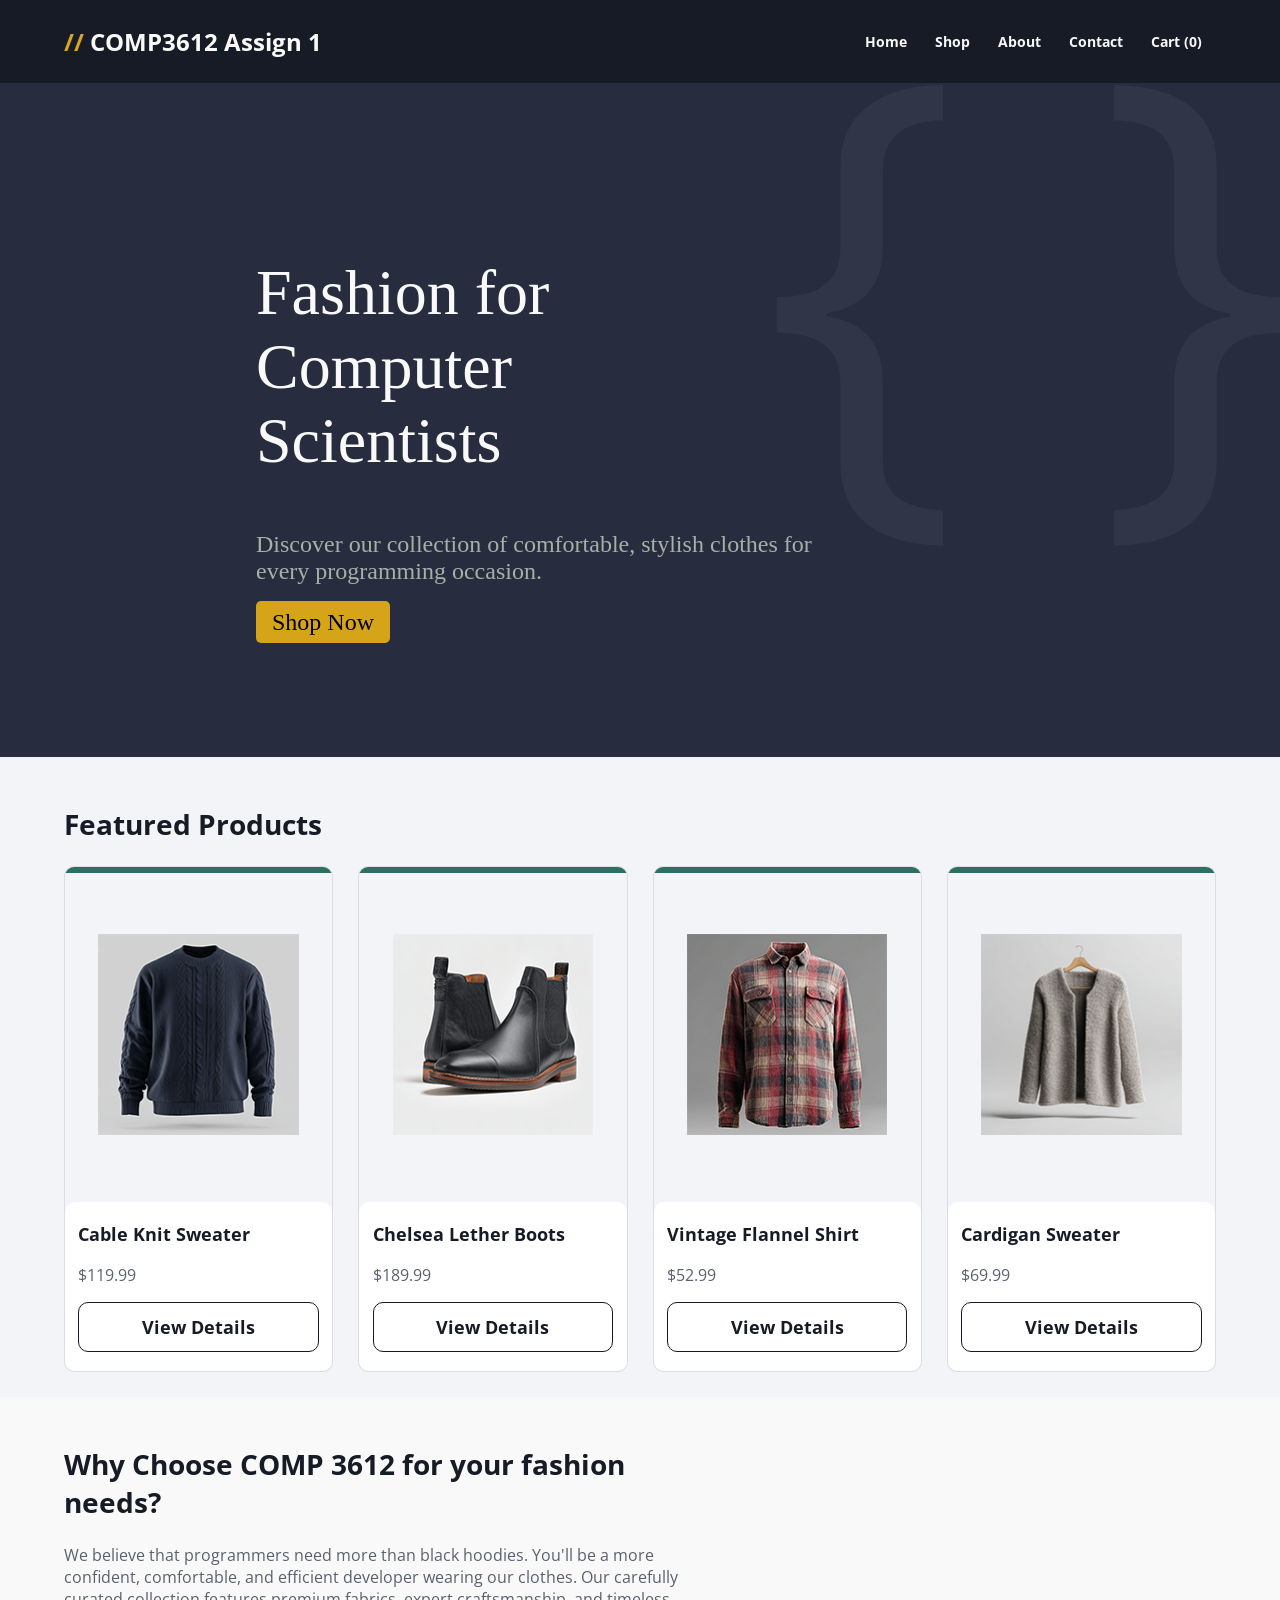
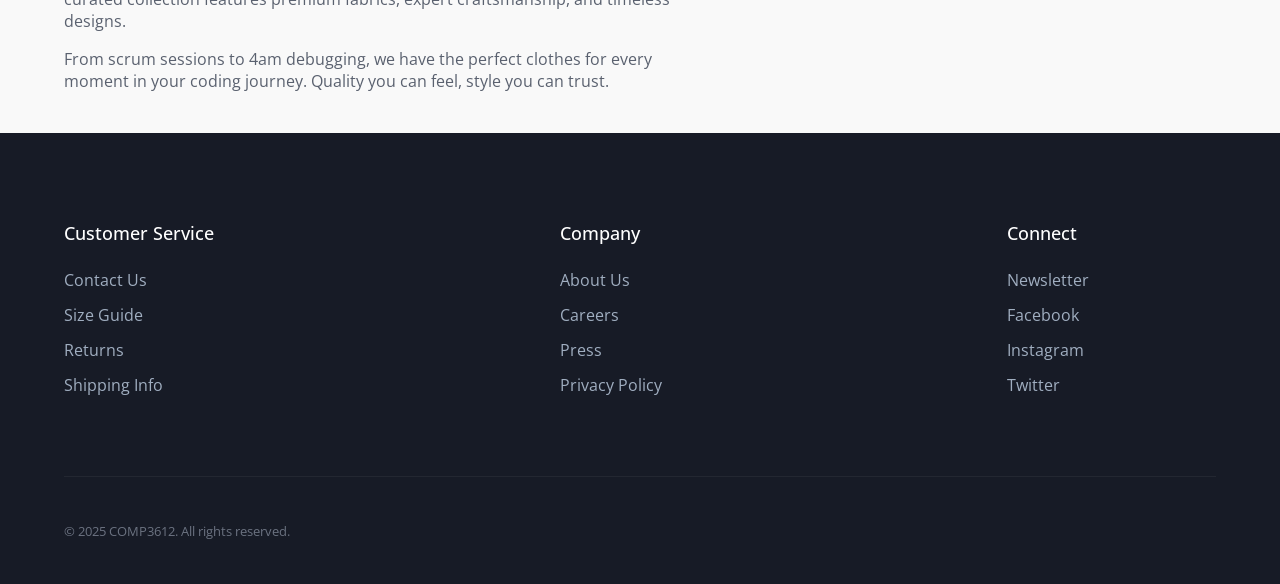
<file: data/index.html>
<!DOCTYPE html>
<html lang="en">
<head>
<meta charset="utf-8">
<title>COMP3612 Assign 1</title>
<link href="https://fonts.googleapis.com/css?family=Open+Sans|Roboto+Slab&display=swap" rel="stylesheet">


<link href="styles.css" rel="stylesheet">
</head>
<body>
    <header>
        <h2><span id="header-symbol">// </span>COMP3612 Assign 1</h2>
        <nav class="header-buttons">
            <a href="index.html">Home</a>
            <a href="#">Shop</a>
            <a href="about.html">About</a>
            <a href="#">Contact</a>
            <a href="#">Cart (0)</a>
        </nav>
    </header>

    <section class="hero">
        <div class="hero-content">
            <h1>Fashion for<br>Computer<br>Scientists</h1>
            <p>Discover our collection of comfortable, stylish clothes for every programming occasion.</p>
            <a href="#">Shop Now</a>
        </div>
        <div class="bg-braces" aria-hidden="true">{ }</div>
    </section>

    <section class="featured-products">
        <h2>Featured Products</h2>
        <div class="product-grid">
            <a href="product.html" class="product-card">
                <img src="images/003-small-front.png" alt="Cable Knit Sweater">
                <div class="card-info">
                    <h3>Cable Knit Sweater</h3>
                    <p>$119.99</p>
                    <span>View Details</span>
                </div>
            </a>
            <a href="#" class="product-card">
                <img src="images/008-small-front.png" alt="Chelsea Lether Boots">
                <div class="card-info">
                    <h3>Chelsea Lether Boots</h3>
                    <p>$189.99</p>
                    <span>View Details</span>
                </div>
            </a>
            <a href="#" class="product-card">
                <img src="images/011-small-front.png" alt="Vintage Flannel Shirt">
                <div class="card-info">
                    <h3>Vintage Flannel Shirt</h3>
                    <p>$52.99</p>
                    <span>View Details</span>
                </div>
            </a>
            <a href="#" class="product-card">
                <img src="images/009-small-front.png" alt="Cardigan Sweater">
                <div class="card-info">
                    <h3>Cardigan Sweater</h3>
                    <p>$69.99</p>
                    <span>View Details</span>
                </div>
            </a>
        </div>
    </section>

    <section class="why-choose">
        <h2>Why Choose COMP 3612 for your fashion needs?</h2>
        <p>We believe that programmers need more than black hoodies. You'll be a more confident, comfortable, and efficient developer wearing our clothes. Our carefully curated collection features premium fabrics, expert craftsmanship, and timeless designs.</p>
        <p>From scrum sessions to 4am debugging, we have the perfect clothes for every moment in your coding journey. Quality you can feel, style you can trust.</p>
    </section>

    <footer>
        <div class="footer-links">
            <div class="footer-column">
                <h4>Customer Service</h4>
                <ul>
                    <li><a href="#">Contact Us</a></li>
                    <li><a href="#">Size Guide</a></li>
                    <li><a href="#">Returns</a></li>
                    <li><a href="#">Shipping Info</a></li>
                </ul>
            </div>
            
            <div class="footer-column">
                <h4>Company</h4>
                <ul>
                    <li><a href="#">About Us</a></li>
                    <li><a href="#">Careers</a></li>
                    <li><a href="#">Press</a></li>
                    <li><a href="#">Privacy Policy</a></li>
                </ul>
            </div>
            
            <div class="footer-column">
                <h4>Connect</h4>
                <ul>
                    <li><a href="#">Newsletter</a></li>
                    <li><a href="#">Facebook</a></li>
                    <li><a href="#">Instagram</a></li>
                    <li><a href="#">Twitter</a></li>
                </ul>
            </div>
        </div>
        
        <div class="footer-bottom">
            <p>&copy; 2025 COMP3612. All rights reserved.</p>
        </div>
    </footer>

</body>
</html>
</file>
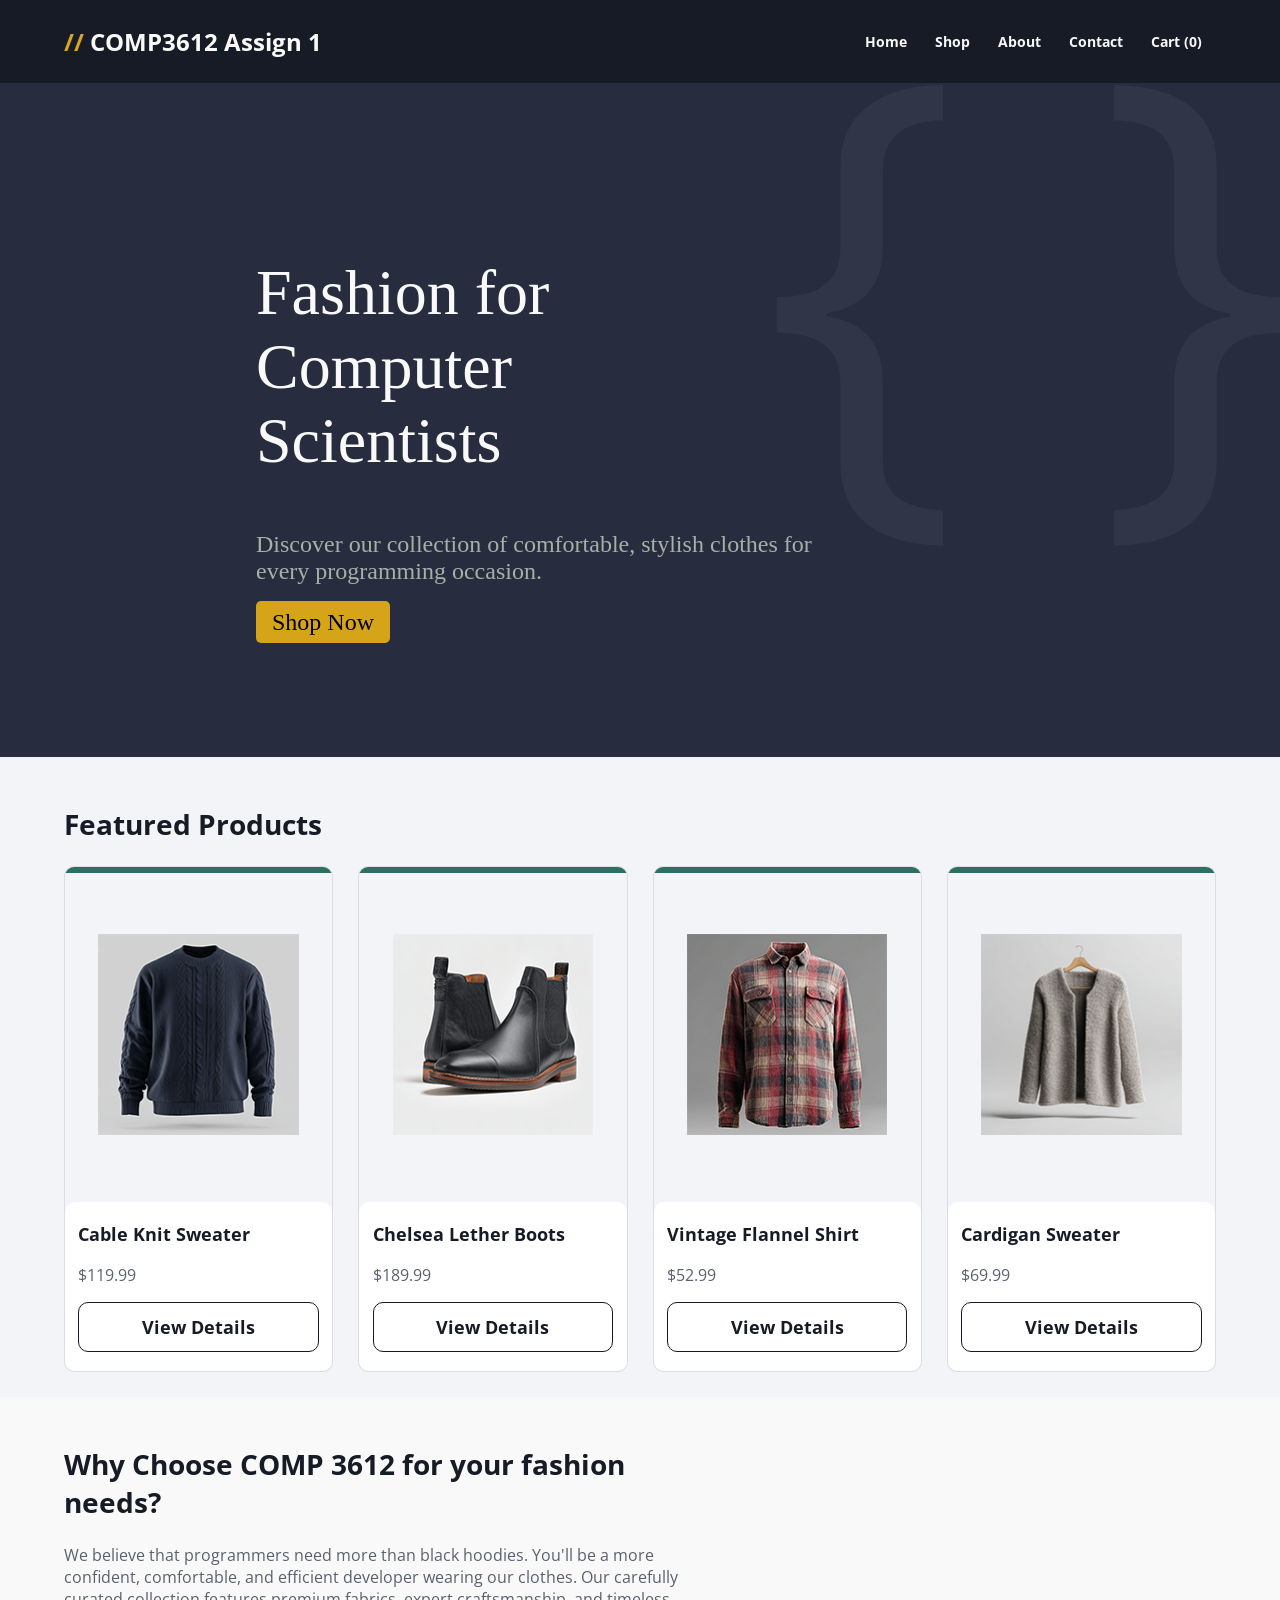
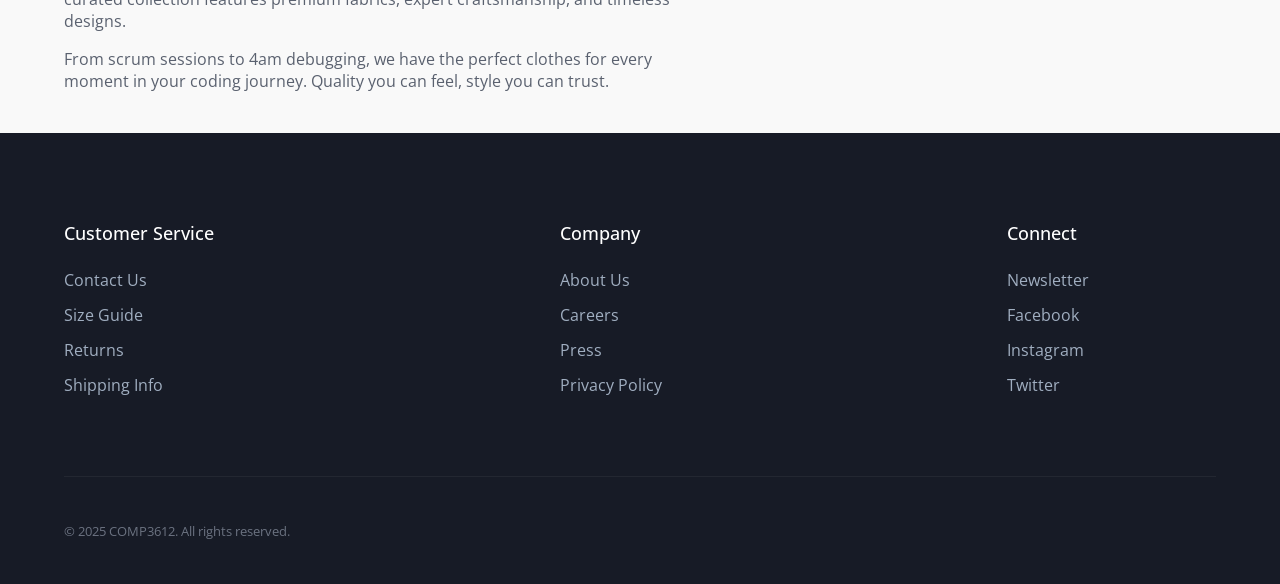
<file: docs/index.html>
<!DOCTYPE html>
<html lang="en">
<head>
<meta charset="utf-8">
<title>COMP3612 Assign 1</title>
<link href="https://fonts.googleapis.com/css?family=Open+Sans|Roboto+Slab&display=swap" rel="stylesheet">


<link href="styles.css" rel="stylesheet">
</head>
<body>
    <header>
        <h2><span id="header-symbol">// </span>COMP3612 Assign 1</h2>
        <nav class="header-buttons">
            <a href="index.html">Home</a>
            <a href="#">Shop</a>
            <a href="about.html">About</a>
            <a href="#">Contact</a>
            <a href="#">Cart (0)</a>
        </nav>
    </header>

    <section class="hero">
        <div class="hero-content">
            <h1>Fashion for<br>Computer<br>Scientists</h1>
            <p>Discover our collection of comfortable, stylish clothes for every programming occasion.</p>
            <a href="#">Shop Now</a>
        </div>
        <div class="bg-braces" aria-hidden="true">{ }</div>
    </section>

    <section class="featured-products">
        <h2>Featured Products</h2>
        <div class="product-grid">
            <a href="product.html" class="product-card">
                <img src="images/003-small-front.png" alt="Cable Knit Sweater">
                <div class="card-info">
                    <h3>Cable Knit Sweater</h3>
                    <p>$119.99</p>
                    <span>View Details</span>
                </div>
            </a>
            <a href="#" class="product-card">
                <img src="images/008-small-front.png" alt="Chelsea Lether Boots">
                <div class="card-info">
                    <h3>Chelsea Lether Boots</h3>
                    <p>$189.99</p>
                    <span>View Details</span>
                </div>
            </a>
            <a href="#" class="product-card">
                <img src="images/011-small-front.png" alt="Vintage Flannel Shirt">
                <div class="card-info">
                    <h3>Vintage Flannel Shirt</h3>
                    <p>$52.99</p>
                    <span>View Details</span>
                </div>
            </a>
            <a href="#" class="product-card">
                <img src="images/009-small-front.png" alt="Cardigan Sweater">
                <div class="card-info">
                    <h3>Cardigan Sweater</h3>
                    <p>$69.99</p>
                    <span>View Details</span>
                </div>
            </a>
        </div>
    </section>

    <section class="why-choose">
        <h2>Why Choose COMP 3612 for your fashion needs?</h2>
        <p>We believe that programmers need more than black hoodies. You'll be a more confident, comfortable, and efficient developer wearing our clothes. Our carefully curated collection features premium fabrics, expert craftsmanship, and timeless designs.</p>
        <p>From scrum sessions to 4am debugging, we have the perfect clothes for every moment in your coding journey. Quality you can feel, style you can trust.</p>
    </section>

    <footer>
        <div class="footer-links">
            <div class="footer-column">
                <h4>Customer Service</h4>
                <ul>
                    <li><a href="#">Contact Us</a></li>
                    <li><a href="#">Size Guide</a></li>
                    <li><a href="#">Returns</a></li>
                    <li><a href="#">Shipping Info</a></li>
                </ul>
            </div>
            
            <div class="footer-column">
                <h4>Company</h4>
                <ul>
                    <li><a href="about.html">About Us</a></li>
                    <li><a href="#">Careers</a></li>
                    <li><a href="#">Press</a></li>
                    <li><a href="#">Privacy Policy</a></li>
                </ul>
            </div>
            
            <div class="footer-column">
                <h4>Connect</h4>
                <ul>
                    <li><a href="#">Newsletter</a></li>
                    <li><a href="#">Facebook</a></li>
                    <li><a href="#">Instagram</a></li>
                    <li><a href="#">Twitter</a></li>
                </ul>
            </div>
        </div>
        
        <div class="footer-bottom">
            <p>&copy; 2025 COMP3612. All rights reserved.</p>
        </div>
    </footer>

</body>
</html>
</file>
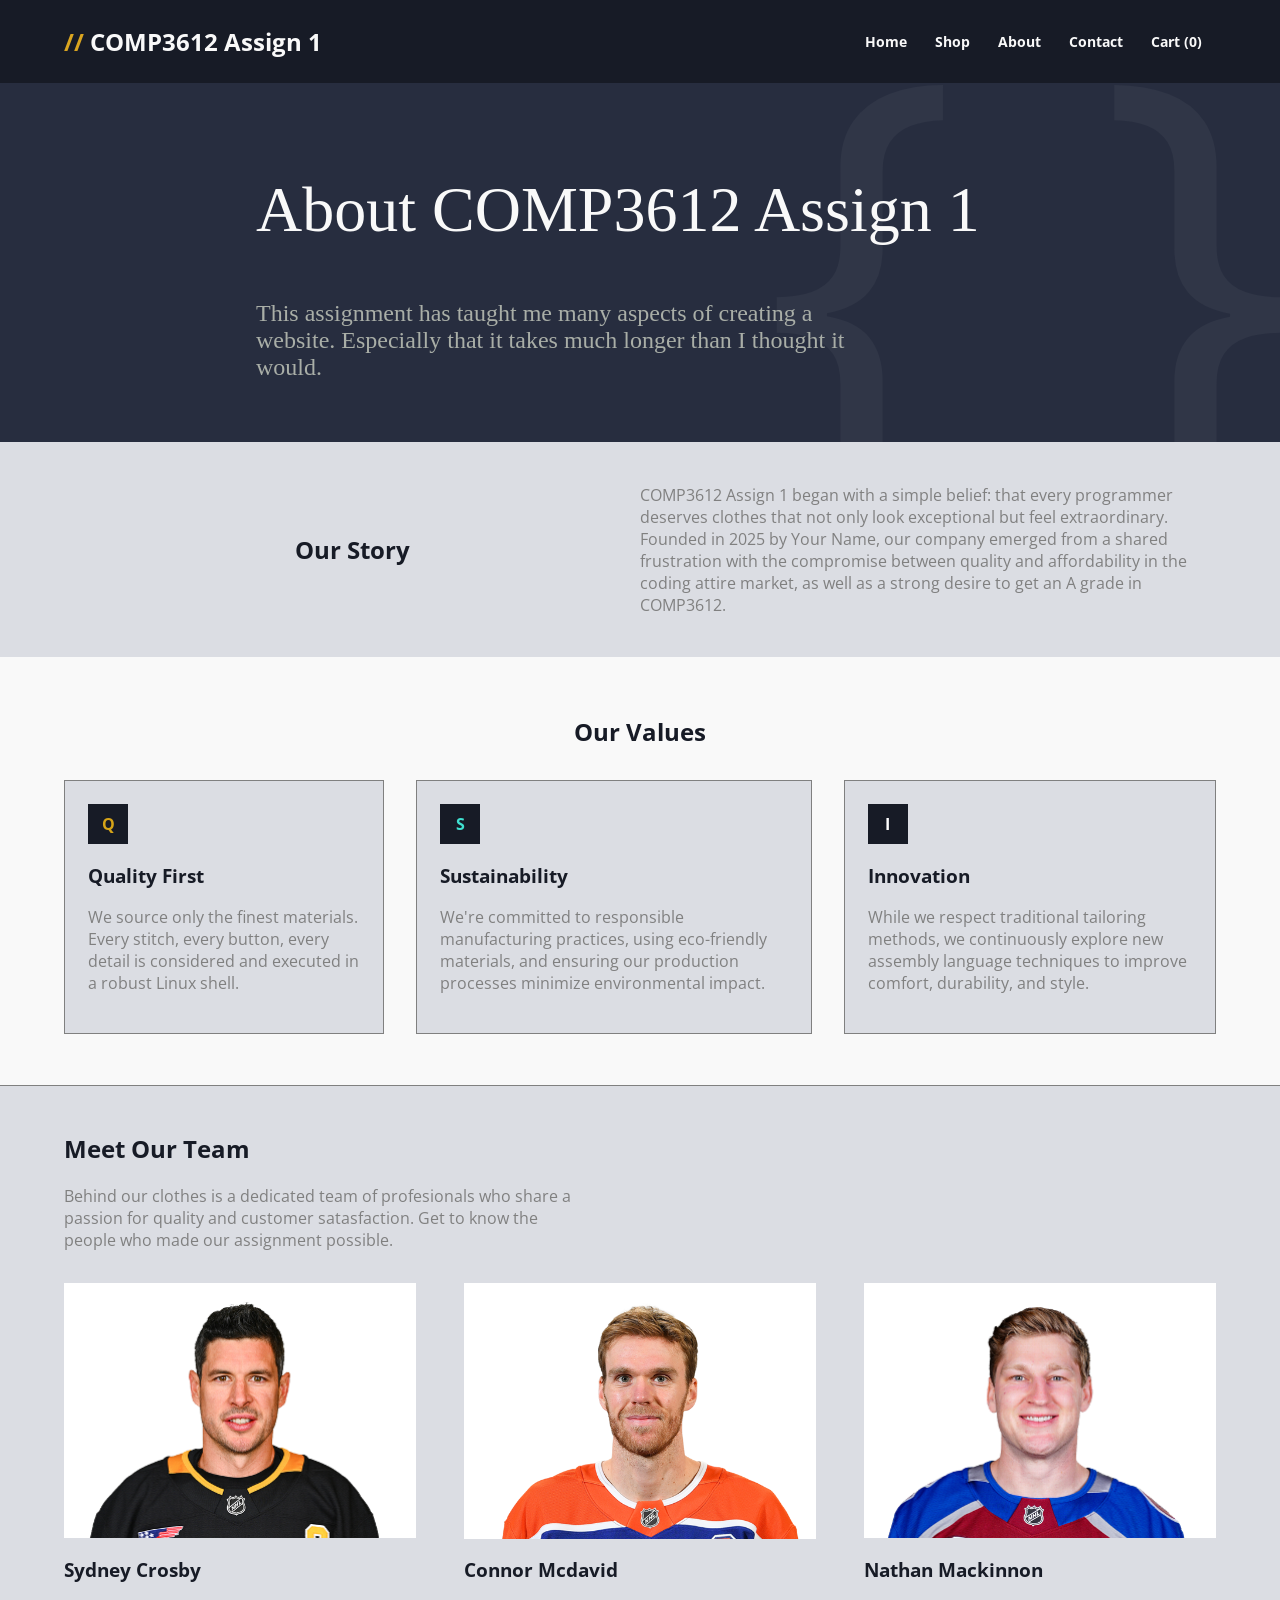
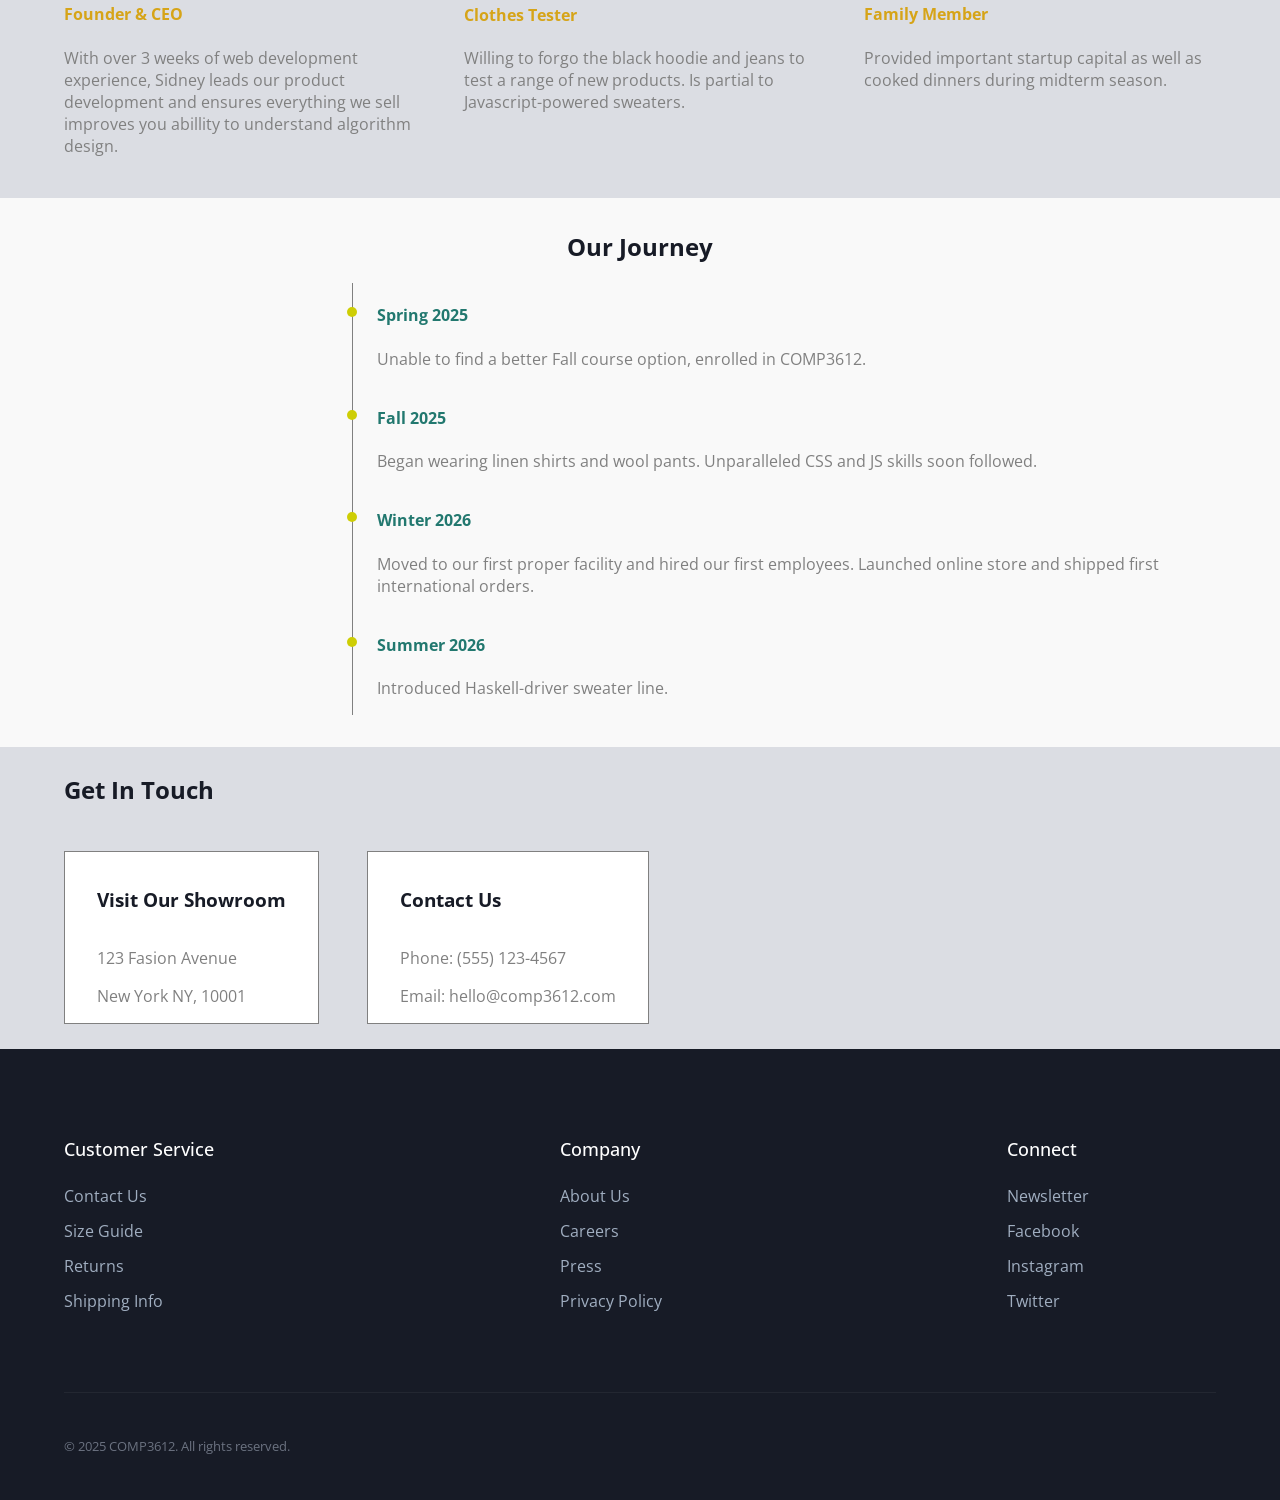
<file: data/about.html>
<!DOCTYPE html>
<html lang="en">
<head>
<meta charset="utf-8">
<title>About</title>
<link href="https://fonts.googleapis.com/css?family=Open+Sans|Roboto+Slab&display=swap" rel="stylesheet">


<link href="styles.css" rel="stylesheet">
</head>
<body>
    <header>
        <h2><span id="header-symbol">// </span>COMP3612 Assign 1</h2>
        <nav class="header-buttons">
            <a href="index.html">Home</a>
            <a href="#">Shop</a>
            <a href="about.html">About</a>
            <a href="#">Contact</a>
            <a href="#">Cart (0)</a>
        </nav>
    </header>

    <section class="hero about-hero">
        <div class="hero-content">
            <h1>About COMP3612 Assign 1</h1>
            <p>This assignment has taught me many aspects of creating a website. Especially that it takes much longer than I thought it would.</p>
        </div>
        <div class="bg-braces" aria-hidden="true">{ }</div>
    </section>

    <section class="our-story">
        <h2>Our Story</h2>
        <p>COMP3612 Assign 1 began with a simple belief: that every programmer deserves clothes that not only look exceptional but feel extraordinary. Founded in 2025 by Your Name, our company emerged from a shared frustration with the compromise between quality and affordability in the coding attire market, as well as a strong desire to get an A grade in COMP3612.</p>
    </section>

    <section class="our-values">
        <h2>Our Values</h2>
        <div class="value-cards">
            <div class="card quality-first">
                <div class="symbol">Q</div>
                <h3>Quality First</h3>
                <p>We source only the finest materials. Every stitch, every button, every detail is considered and executed in a robust Linux shell.</p>
            </div>
            <div class="card sustainability">
                <div class="symbol">S</div>
                <h3>Sustainability</h3>
                <p>We're committed to responsible manufacturing practices, using eco-friendly materials, and ensuring our production processes minimize environmental impact.</p>
            </div>
            <div class="card innovation">
                <div class="symbol">I</div>
                <h3>Innovation</h3>
                <p>While we respect traditional tailoring methods, we continuously explore new assembly language techniques to improve comfort, durability, and style.</p>
            </div>
        </div>
    </section>

    <section class="meet-our-team">
        <h2> Meet Our Team</h2>
        <p>Behind our clothes is a dedicated team of profesionals who share a passion for quality and customer satasfaction. Get to know the people who made our assignment possible. </p>
        <div class="team">
            <div class="crosby">
                <img src="images/sidneycrosby.png" alt="Sydney Crosby">
                <h3>Sydney Crosby</h3>
                <h4>Founder & CEO</h4>
                <p>With over 3 weeks of web development experience, Sidney leads our product development and ensures everything we sell improves you abillity to understand algorithm design.</p>
            </div>
            <div class="mcdavid">
                <img src="images/connormcdavid.png" alt="Connor Mcdavid">
                <h3>Connor Mcdavid</h3>
                <h4>Clothes Tester</h4>
                <p>Willing to forgo the black hoodie and jeans to test a range of new products. Is partial to Javascript-powered sweaters.</p>
            </div>
            <div class="mackinnon">
                <img src="images/nathanmackinnon.png" alt="Nathan Mackinnon">
                <h3>Nathan Mackinnon</h3>
                <h4>Family Member</h4>
                <p>Provided important startup capital as well as cooked dinners during midterm season.</p>
            </div>
        </div>
    </section>

    <section class="our-journey">
        <h2>Our Journey</h2>
        <ul class="timeline">
            <li>
                <h4>Spring 2025</h4>
                <p>Unable to find a better Fall course option, enrolled in COMP3612.</p>
            </li>
            <li>
                <h4>Fall 2025</h4>
                <p>Began wearing linen shirts and wool pants. Unparalleled CSS and JS skills soon followed.</p>
            </li>
            <li>
                <h4>Winter 2026</h4>
                <p>Moved to our first proper facility and hired our first employees. Launched online store and shipped first international orders.</p>
            </li>
            <li>
                <h4>Summer 2026</h4>
                <p>Introduced Haskell-driver sweater line.</p>
            </li>
        </ul>
    </section>

    <section class="get-in-touch">
        <h2>Get In Touch</h2>
        <div class="boxes">
            <div class="visit">
                <h3>Visit Our Showroom</h3>
                <p>123 Fasion Avenue</p>
                <p>New York NY, 10001</p>
            </div>
            <div class="contact">
                <h3>Contact Us</h3>
                <p>Phone: (555) 123-4567</p>
                <p>Email: hello@comp3612.com</p>
            </div>
        </div>
    </section>

    <footer>
        <div class="footer-links">
            <div class="footer-column">
                <h4>Customer Service</h4>
                <ul>
                    <li><a href="#">Contact Us</a></li>
                    <li><a href="#">Size Guide</a></li>
                    <li><a href="#">Returns</a></li>
                    <li><a href="#">Shipping Info</a></li>
                </ul>
            </div>
            
            <div class="footer-column">
                <h4>Company</h4>
                <ul>
                    <li><a href="#">About Us</a></li>
                    <li><a href="#">Careers</a></li>
                    <li><a href="#">Press</a></li>
                    <li><a href="#">Privacy Policy</a></li>
                </ul>
            </div>
            
            <div class="footer-column">
                <h4>Connect</h4>
                <ul>
                    <li><a href="#">Newsletter</a></li>
                    <li><a href="#">Facebook</a></li>
                    <li><a href="#">Instagram</a></li>
                    <li><a href="#">Twitter</a></li>
                </ul>
            </div>
        </div>
        
        <div class="footer-bottom">
            <p>&copy; 2025 COMP3612. All rights reserved.</p>
        </div>
    </footer>

</body>
</html>
</file>
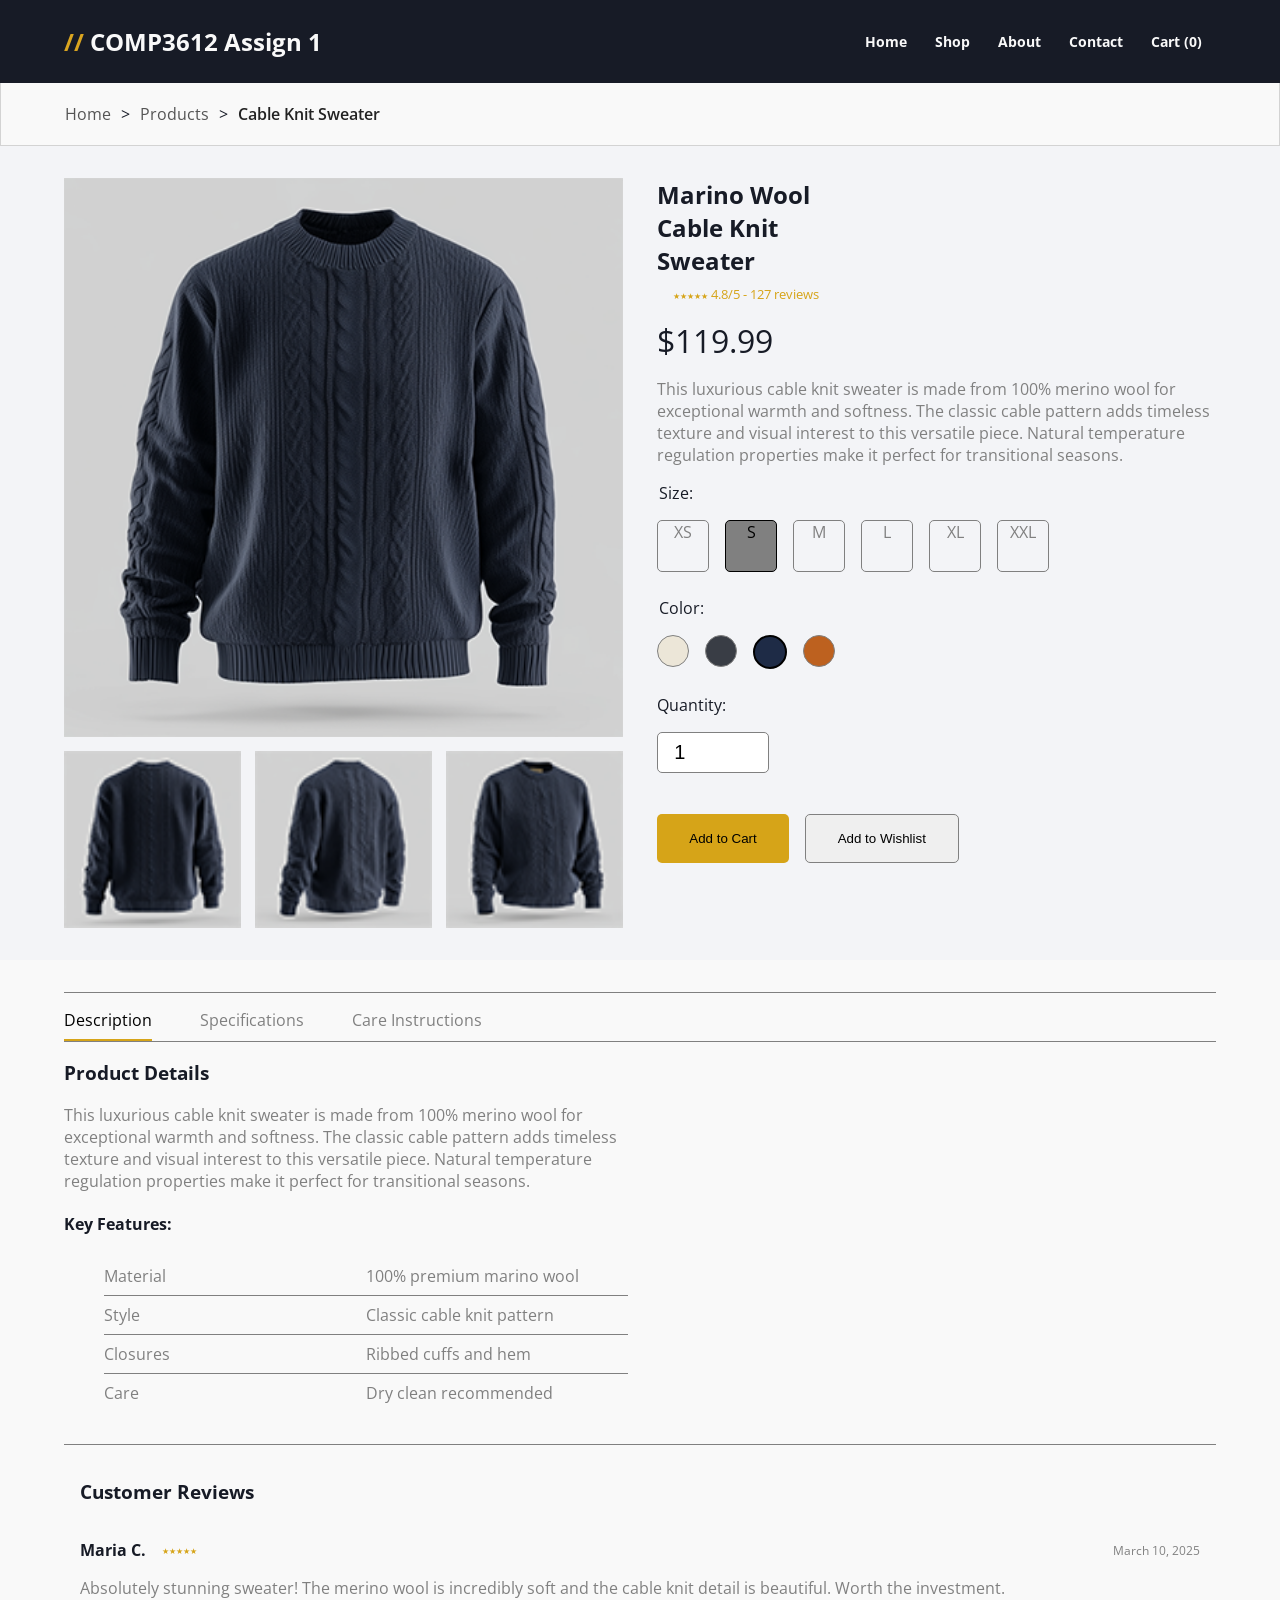
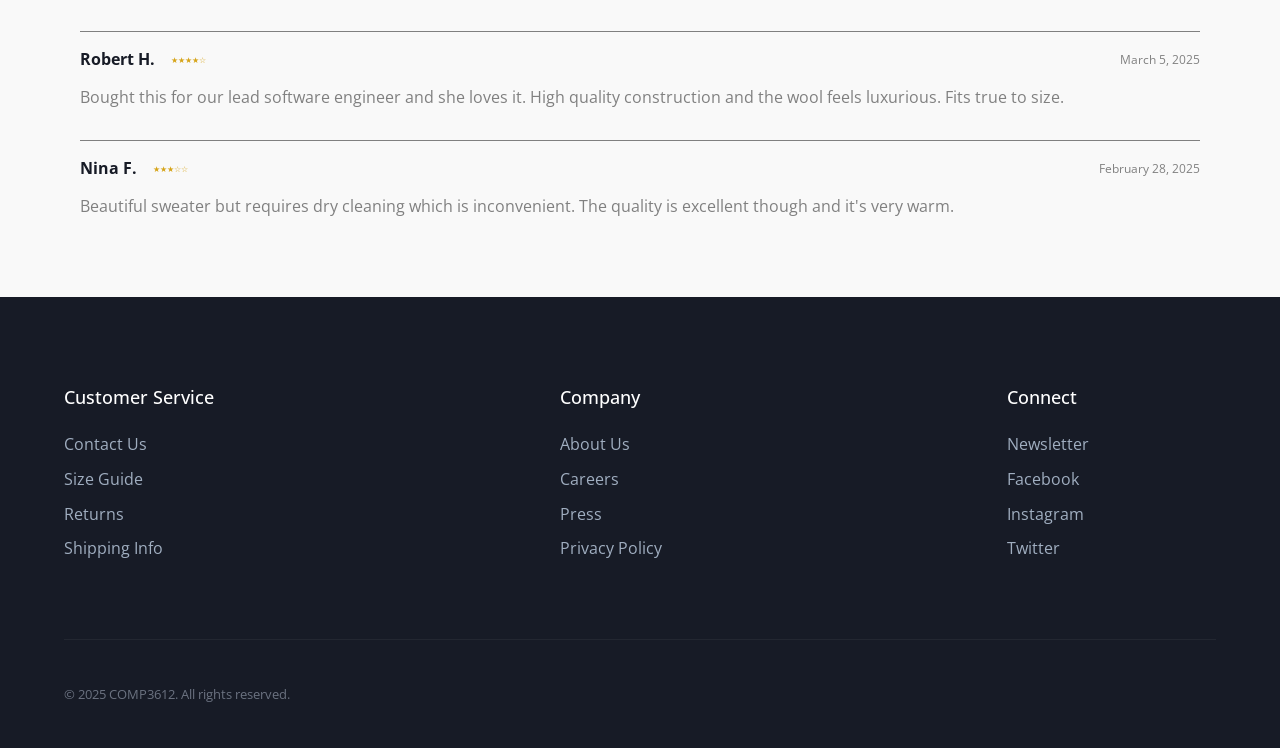
<file: data/product.html>
<!DOCTYPE html>
<html lang="en">
<head>
<meta charset="utf-8">
<title>Cable Knit Sweater</title>
<link href="https://fonts.googleapis.com/css?family=Open+Sans|Roboto+Slab&display=swap" rel="stylesheet">


<link href="styles.css" rel="stylesheet">
</head>
<body>
    <header>
        <h2><span id="header-symbol">// </span>COMP3612 Assign 1</h2>
        <nav class="header-buttons">
            <a href="index.html">Home</a>
            <a href="#">Shop</a>
            <a href="about.html">About</a>
            <a href="#">Contact</a>
            <a href="#">Cart (0)</a>
        </nav>
    </header>

    <nav class="breadcrumbs">
        <a href="index.html">Home</a>
        <span>&gt;</span>
        <a href="#">Products</a>
        <span>&gt;</span>
        <span class="current">Cable Knit Sweater</span>
    </nav>

    <section class="product-overview">
        <div class="product-gallery">
            <img class="main-image" src="images/003-medium-front.png" alt="Cable Knit Sweater Front">
            <div class="thumb-gallery">
                <img src="images/003-thumb-back.png" alt="back">
                <img src="images/003-thumb-back-angle.png" alt="back angle">
                <img src="images/003-thumb-front-angle.png" alt="front angle">
            </div>
        </div>

        <div class="product-info">
            <h1>Marino Wool Cable Knit Sweater</h1>
            <div class="product-rating">
                <span class="stars">★★★★★</span>
                <span>4.8/5 - 127 reviews</span>
            </div>
            <p class="product-price">$119.99</p>
            <p class="product-description">This luxurious cable knit sweater is made from 100% merino wool for exceptional warmth and softness. The classic cable pattern adds timeless texture and visual interest to this versatile piece. Natural temperature regulation properties make it perfect for transitional seasons.</p>
            <form class="add-to-cart" action="https://www.randyconnolly.com/tests/process.php" method="POST">
                <fieldset class="size-selector">
                    <legend>Size:</legend>
                    <div class="options">
                        <label><input type="radio" name="size" value="xs"><span>XS</span></label>
                        <label><input type="radio" name="size" value="s" checked><span>S</span></label>
                        <label><input type="radio" name="size" value="m"><span>M</span></label>
                        <label><input type="radio" name="size" value="l"><span>L</span></label>
                        <label><input type="radio" name="size" value="xl"><span>XL</span></label>
                        <label><input type="radio" name="size" value="xxl"><span>XXL</span></label>
                    </div>
                </fieldset>

                <fieldset class="color-selector">
                    <legend>Color:</legend>
                    <div class="options">
                        <label><input type="radio" name="color" value="cream"><span class="swatch cream"></span></label>
                        <label><input type="radio" name="color" value="grey"><span class="swatch grey"></span></label>
                        <label><input type="radio" name="color" value="navy" checked><span class="swatch navy"></span></label>
                        <label><input type="radio" name="color" value="orange"><span class="swatch orange"></span></label>
                    </div>
                </fieldset>

                <div class="quantity-selector">
                    <label for="qty">Quantity:</label>
                    <input type="number" id="qty" name="qty" value="1" min="1">
                </div>

                <div class="action-buttons">
                    <button type="submit" class="add-to-cart-btn">Add to Cart</button>
                    <button type="button" class="add-to-wishlist-btn">Add to Wishlist</button>
                </div>
            </form>
        </div>
    </section>

    <section class="product-info-tabs">
        <div class="tabs-box">
            <span class="description-tab">Description</span>
            <span class="specifications-tab">Specifications</span>
            <span class="care-tab">Care Instructions</span>
        </div>
        <div class="product-details">
            <h3>Product Details</h3>
            <p class="product-description">This luxurious cable knit sweater is made from 100% merino wool for exceptional warmth and softness. The classic cable pattern adds timeless texture and visual interest to this versatile piece. Natural temperature regulation properties make it perfect for transitional seasons.</p>
            <div class="key-features">
                <h4>Key Features:</h4>
                <ul class="feature-table">
                    <li class="material"><span>Material</span><span>100% premium marino wool</span></li>
                    <li class="style"><span>Style</span><span>Classic cable knit pattern</span></li>
                    <li class="closures"><span>Closures</span><span>Ribbed cuffs and hem</span></li>
                    <li class="care"><span>Care</span><span>Dry clean recommended</span></li>
                </ul>
            </div>
        </div>
    </section>

    <section class="customer-reviews">
        <h3>Customer Reviews</h3>
        <div class="review">
            <div class="review-header">
                <span class="review-name">Maria C.</span>
                <span class="stars">★★★★★</span>
                <span class="date">March 10, 2025</span>
            </div>
            <p>Absolutely stunning sweater! The merino wool is incredibly soft and the cable knit detail is beautiful. Worth the investment.</p>
        </div>
         <div class="review">
            <div class="review-header">
                <span class="review-name">Robert H.</span>
                <span class="stars">★★★★☆</span>
                <span class="date">March 5, 2025</span>
            </div>
            <p>Bought this for our lead software engineer and she loves it. High quality construction and the wool feels luxurious. Fits true to size.</p>
        </div>
         <div class="review">
            <div class="review-header">
                <span class="review-name">Nina F.</span>
                <span class="stars">★★★☆☆</span>
                <span class="date">February 28, 2025</span>
            </div>
            <p>Beautiful sweater but requires dry cleaning which is inconvenient. The quality is excellent though and it's very warm.</p>
        </div>
    </section>

    <footer>
        <div class="footer-links">
            <div class="footer-column">
                <h4>Customer Service</h4>
                <ul>
                    <li><a href="#">Contact Us</a></li>
                    <li><a href="#">Size Guide</a></li>
                    <li><a href="#">Returns</a></li>
                    <li><a href="#">Shipping Info</a></li>
                </ul>
            </div>
            
            <div class="footer-column">
                <h4>Company</h4>
                <ul>
                    <li><a href="#">About Us</a></li>
                    <li><a href="#">Careers</a></li>
                    <li><a href="#">Press</a></li>
                    <li><a href="#">Privacy Policy</a></li>
                </ul>
            </div>
            
            <div class="footer-column">
                <h4>Connect</h4>
                <ul>
                    <li><a href="#">Newsletter</a></li>
                    <li><a href="#">Facebook</a></li>
                    <li><a href="#">Instagram</a></li>
                    <li><a href="#">Twitter</a></li>
                </ul>
            </div>
        </div>
        
        <div class="footer-bottom">
            <p>&copy; 2025 COMP3612. All rights reserved.</p>
        </div>
    </footer>

</body>
</html>
</file>
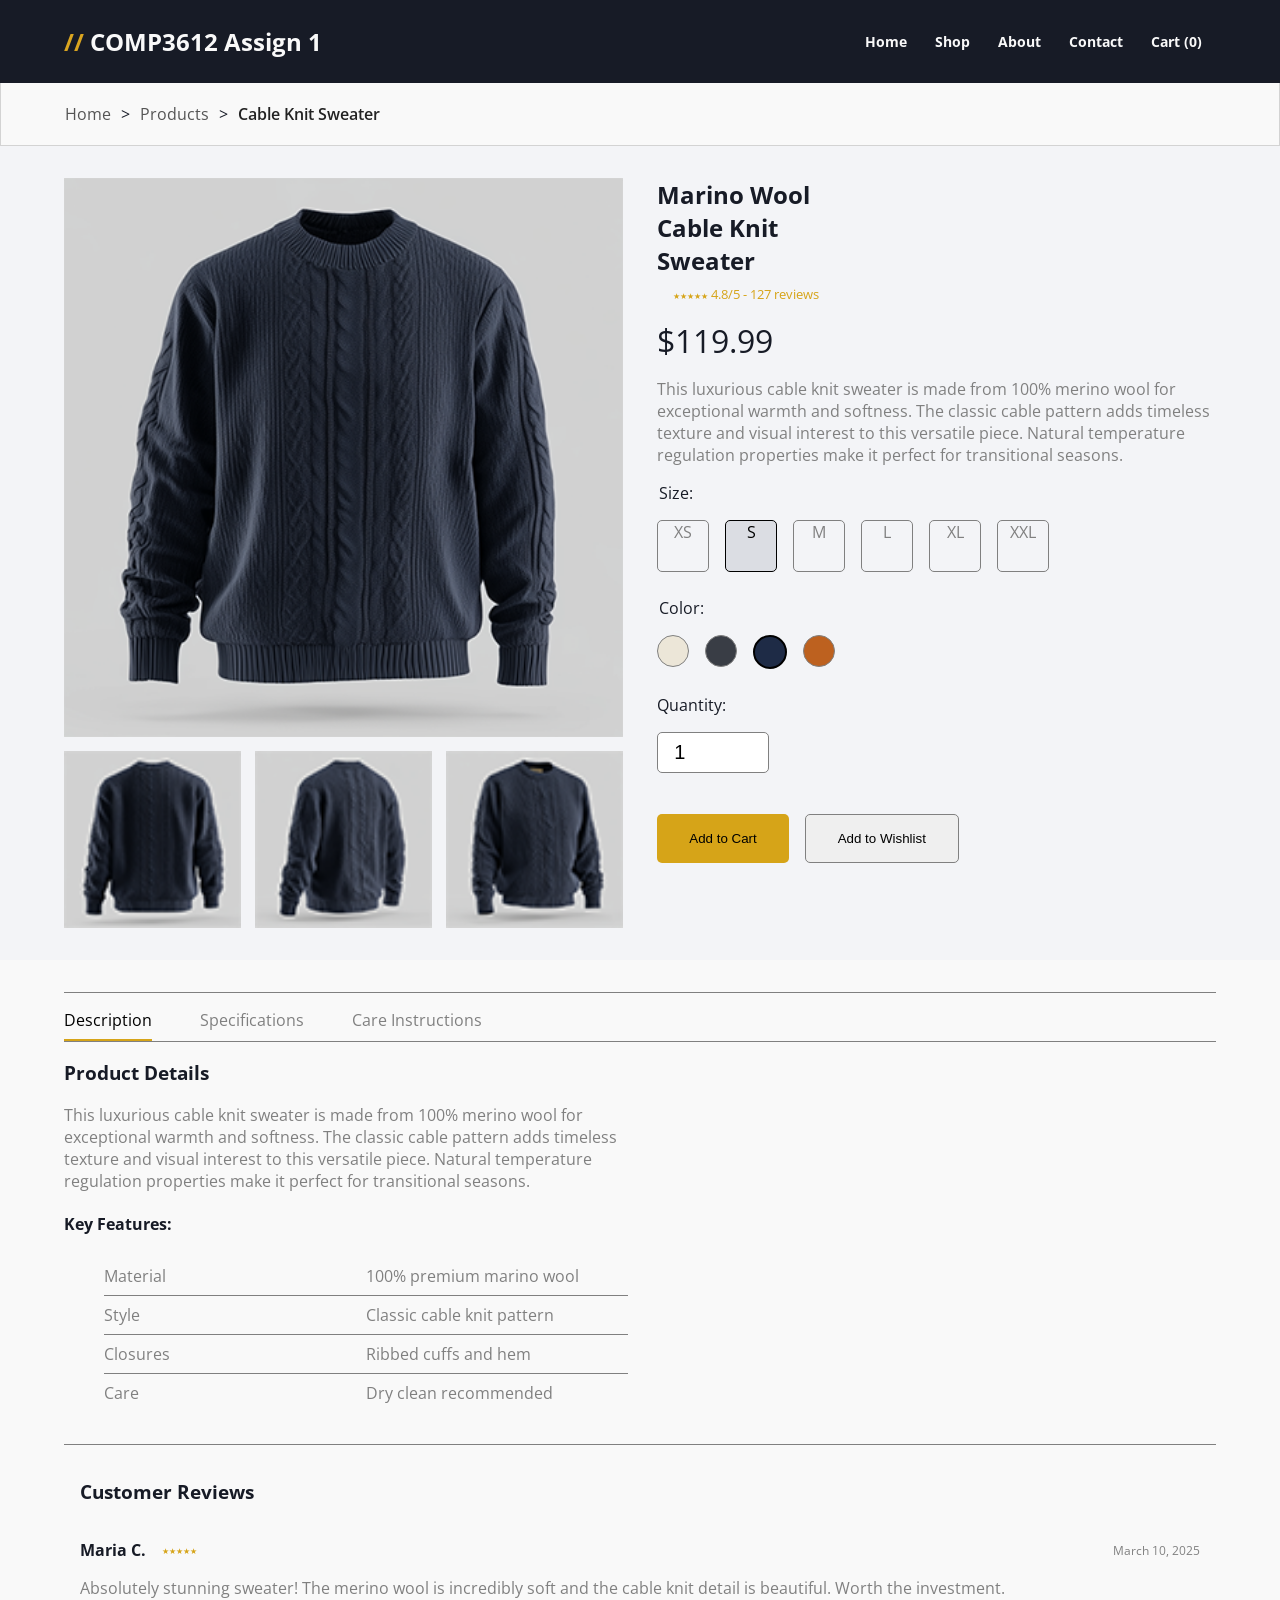
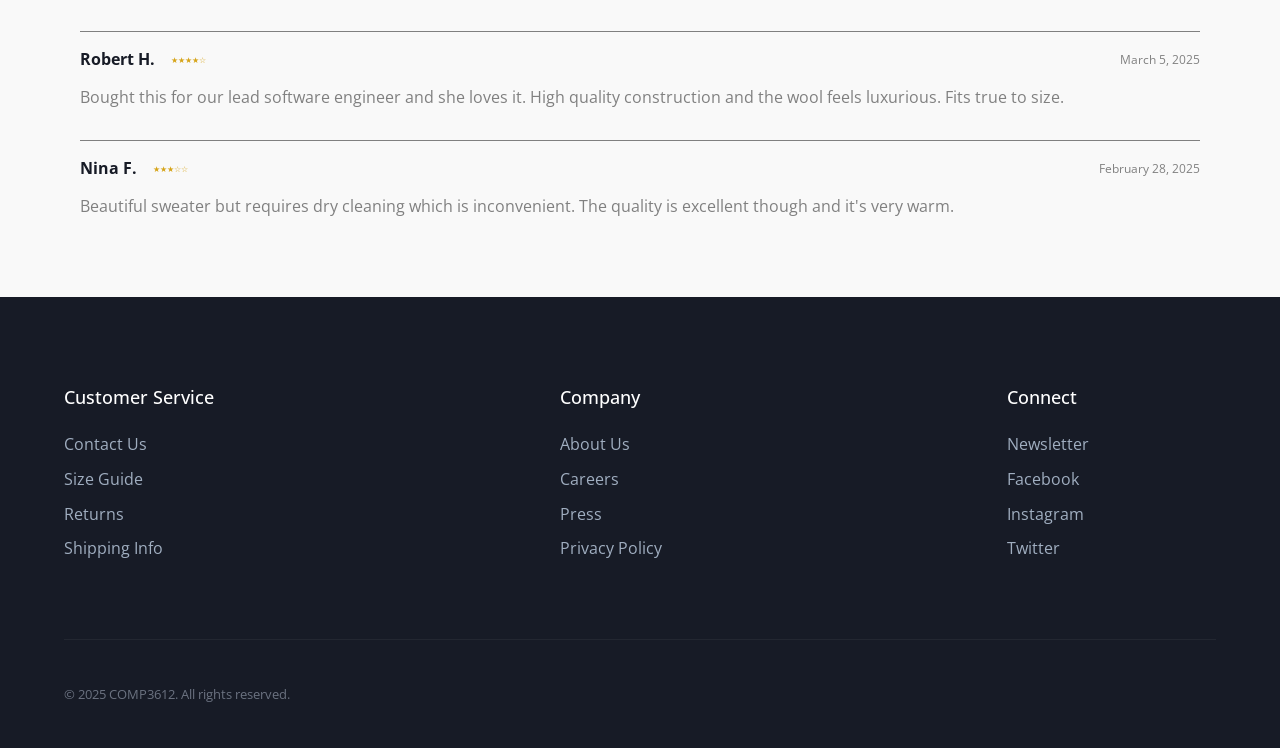
<file: docs/product.html>
<!DOCTYPE html>
<html lang="en">
<head>
<meta charset="utf-8">
<title>Cable Knit Sweater</title>
<link href="https://fonts.googleapis.com/css?family=Open+Sans|Roboto+Slab&display=swap" rel="stylesheet">


<link href="styles.css" rel="stylesheet">
</head>
<body>
    <header>
        <h2><span id="header-symbol">// </span>COMP3612 Assign 1</h2>
        <nav class="header-buttons">
            <a href="index.html">Home</a>
            <a href="#">Shop</a>
            <a href="about.html">About</a>
            <a href="#">Contact</a>
            <a href="#">Cart (0)</a>
        </nav>
    </header>

    <nav class="breadcrumbs">
        <a href="index.html">Home</a>
        <span>&gt;</span>
        <a href="#">Products</a>
        <span>&gt;</span>
        <span class="current">Cable Knit Sweater</span>
    </nav>

    <section class="product-overview">
        <div class="product-gallery">
            <img class="main-image" src="images/003-medium-front.png" alt="Cable Knit Sweater Front">
            <div class="thumb-gallery">
                <img src="images/003-thumb-back.png" alt="back">
                <img src="images/003-thumb-back-angle.png" alt="back angle">
                <img src="images/003-thumb-front-angle.png" alt="front angle">
            </div>
        </div>

        <div class="product-info">
            <h1>Marino Wool Cable Knit Sweater</h1>
            <div class="product-rating">
                <span class="stars">★★★★★</span>
                <span>4.8/5 - 127 reviews</span>
            </div>
            <p class="product-price">$119.99</p>
            <p class="product-description">This luxurious cable knit sweater is made from 100% merino wool for exceptional warmth and softness. The classic cable pattern adds timeless texture and visual interest to this versatile piece. Natural temperature regulation properties make it perfect for transitional seasons.</p>
            <form class="add-to-cart" action="https://www.randyconnolly.com/tests/process.php" method="POST">
                <fieldset class="size-selector">
                    <legend>Size:</legend>
                    <div class="options">
                        <label><input type="radio" name="size" value="xs"><span>XS</span></label>
                        <label><input type="radio" name="size" value="s" checked><span>S</span></label>
                        <label><input type="radio" name="size" value="m"><span>M</span></label>
                        <label><input type="radio" name="size" value="l"><span>L</span></label>
                        <label><input type="radio" name="size" value="xl"><span>XL</span></label>
                        <label><input type="radio" name="size" value="xxl"><span>XXL</span></label>
                    </div>
                </fieldset>

                <fieldset class="color-selector">
                    <legend>Color:</legend>
                    <div class="options">
                        <label><input type="radio" name="color" value="cream"><span class="swatch cream"></span></label>
                        <label><input type="radio" name="color" value="grey"><span class="swatch grey"></span></label>
                        <label><input type="radio" name="color" value="navy" checked><span class="swatch navy"></span></label>
                        <label><input type="radio" name="color" value="orange"><span class="swatch orange"></span></label>
                    </div>
                </fieldset>

                <div class="quantity-selector">
                    <label for="qty">Quantity:</label>
                    <input type="number" id="qty" name="qty" value="1" min="1">
                </div>

                <div class="action-buttons">
                    <button type="submit" class="add-to-cart-btn">Add to Cart</button>
                    <button type="button" class="add-to-wishlist-btn">Add to Wishlist</button>
                </div>
            </form>
        </div>
    </section>

    <section class="product-info-tabs">
        <div class="tabs-box">
            <span class="description-tab">Description</span>
            <span class="specifications-tab">Specifications</span>
            <span class="care-tab">Care Instructions</span>
        </div>
        <div class="product-details">
            <h3>Product Details</h3>
            <p class="product-description">This luxurious cable knit sweater is made from 100% merino wool for exceptional warmth and softness. The classic cable pattern adds timeless texture and visual interest to this versatile piece. Natural temperature regulation properties make it perfect for transitional seasons.</p>
            <div class="key-features">
                <h4>Key Features:</h4>
                <ul class="feature-table">
                    <li class="material"><span>Material</span><span>100% premium marino wool</span></li>
                    <li class="style"><span>Style</span><span>Classic cable knit pattern</span></li>
                    <li class="closures"><span>Closures</span><span>Ribbed cuffs and hem</span></li>
                    <li class="care"><span>Care</span><span>Dry clean recommended</span></li>
                </ul>
            </div>
        </div>
    </section>

    <section class="customer-reviews">
        <h3>Customer Reviews</h3>
        <div class="review">
            <div class="review-header">
                <span class="review-name">Maria C.</span>
                <span class="stars">★★★★★</span>
                <span class="date">March 10, 2025</span>
            </div>
            <p>Absolutely stunning sweater! The merino wool is incredibly soft and the cable knit detail is beautiful. Worth the investment.</p>
        </div>
         <div class="review">
            <div class="review-header">
                <span class="review-name">Robert H.</span>
                <span class="stars">★★★★☆</span>
                <span class="date">March 5, 2025</span>
            </div>
            <p>Bought this for our lead software engineer and she loves it. High quality construction and the wool feels luxurious. Fits true to size.</p>
        </div>
         <div class="review">
            <div class="review-header">
                <span class="review-name">Nina F.</span>
                <span class="stars">★★★☆☆</span>
                <span class="date">February 28, 2025</span>
            </div>
            <p>Beautiful sweater but requires dry cleaning which is inconvenient. The quality is excellent though and it's very warm.</p>
        </div>
    </section>

    <footer>
        <div class="footer-links">
            <div class="footer-column">
                <h4>Customer Service</h4>
                <ul>
                    <li><a href="#">Contact Us</a></li>
                    <li><a href="#">Size Guide</a></li>
                    <li><a href="#">Returns</a></li>
                    <li><a href="#">Shipping Info</a></li>
                </ul>
            </div>
            
            <div class="footer-column">
                <h4>Company</h4>
                <ul>
                    <li><a href="about.html">About Us</a></li>
                    <li><a href="#">Careers</a></li>
                    <li><a href="#">Press</a></li>
                    <li><a href="#">Privacy Policy</a></li>
                </ul>
            </div>
            
            <div class="footer-column">
                <h4>Connect</h4>
                <ul>
                    <li><a href="#">Newsletter</a></li>
                    <li><a href="#">Facebook</a></li>
                    <li><a href="#">Instagram</a></li>
                    <li><a href="#">Twitter</a></li>
                </ul>
            </div>
        </div>
        
        <div class="footer-bottom">
            <p>&copy; 2025 COMP3612. All rights reserved.</p>
        </div>
    </footer>

</body>
</html>
</file>
<file: data/styles.css>
body {
    margin: 0;
    color: rgb(23, 27, 38);
    padding-top: 82px;
    font-family: "Open Sans", sans-serif;
    font-size: 1rem;
    background-color: #f9f9f9;
}

header {
    position: fixed;
    top: 0;
    left: 0;
    width: 100%;
    z-index: 1000;
    padding: 5px 5%;
    box-sizing: border-box;
    background-color: rgb(23, 27, 38);
    color: #f9f9f9;
    display: flex;
    justify-content: space-between;
    align-items: center;
}

header h1 {
    color: #f9f9f9;
    font-family: 'Courier New', Courier, monospace;
}

#header-symbol {
    color: goldenrod;
}

.header-buttons {
    display: flex;
}

.header-buttons a {
    color: #f9f9f9;
    text-decoration: none;
    font-size: 14px;
    font-weight: bold;
    padding: 0.5em 1em;
    margin: 0;
    border-radius: 5px;
}

.header-buttons a:hover {
    background-color: #5d5d8b;
}

.hero {
    position: relative;
    height: 75vh;
    display: flex;
    flex-direction: column;
    justify-content: center;
    align-items: flex-start;
    text-align: left;
    padding-left: 20%;
    background-color: rgb(39, 45, 63);
    color: #f9f9f9;
    z-index: -1;
    overflow: hidden;
}

.hero-content {
    font-size: 1.5rem;
    font-family:'Times New Roman', Times, serif;
}

.hero h1 {
    font-size: 4rem;
    font-weight: normal;
}

.hero p {
    max-width: 600px;
    color: rgb(169, 174, 167);
}

.hero-content a {
    color: black;
    background-color: rgb(214, 164, 24);
    text-decoration: none;
    font-weight: normal;
    padding: 0.5rem 1rem;
    margin: 0;
    border-radius: 5px;
}

.hero-content a:hover {
    background-color: rgb(202, 186, 144)
}

.bg-braces {
    position: absolute;
    top: -11.5rem;
    right: -15px;
    font-size: 33rem;
    color: rgb(48, 54, 71);
    user-select: none;
    pointer-events: none;
    z-index: -1;
}

.featured-products {
    padding: 25px 5%;
    text-align: center;
    background-color: rgb(243, 244, 247);
}

.featured-products h2 {
    text-align: left;
    font-weight: bold;
    font-size: 1.75rem;
}

.product-grid {
    display: grid;
    grid-template-columns: repeat(4, 1fr);
    gap: 25px;
}

.product-card {
    padding: 0;
    height: auto;
    display: flex;
    flex-direction: column;
    border: 1px solid rgb(219, 221, 227);
    border-radius: 10px;
    text-align: center;
    position: relative;
    overflow: hidden;
    text-decoration: none;
    transition: transform 0.2s ease;
}

.product-card:hover {
    transform: translateY(-5px);
    border-color: rgb(23, 27, 38);
}

.product-card::before {
    content: "";
    position: absolute;
    top: 0;
    left: 0;
    right: 0;
    height: 6px;
    background-color: rgb(46, 111, 99);
}

.product-card:hover::before {
    background-color: rgb(212, 164, 24);
}

.product-card:hover .card-info span {
    color: white;
    background-color: rgb(23, 27, 38);
}

.product-card img {
    display: block;
    width: 75%;
    object-fit: contain;
    margin: 25% auto 25%;
}

.card-info {
    background-color: white;
    margin-top: auto;
    text-align: left;
    padding: 1% 5%;
    border-radius: 10px;
}

.card-info h3 {
    color: rgb(23, 27, 38);
    font-size: 1.125rem;
    font-weight: bold;
}

.card-info p {
    color: rgb(90, 97, 111);
}

.card-info span {
    border: solid 1px rgb(23, 27, 38);
    border-radius: 10px;
    display: block;
    text-align: center;
    margin: 0 auto 1rem auto;
    color: rgb(23, 27, 38);
    font-size: 1.125rem;
    font-weight: bold;
    padding: 5%;
}

.why-choose {
    padding: 25px 45% 25px 5%;
}

.why-choose h2 {
    text-align: left;
    font-weight: bold;
    font-size: 1.75rem;
}

.why-choose p {
    color: rgb(90, 97, 111);
}

footer {
    background-color: rgb(23, 27, 38);
    color: #888888;
    padding: 4rem 5% 2rem;
}

.footer-links {
    display: flex;
    justify-content:first baseline;
    gap: 30%;
    margin-bottom: 4rem;
    /* flex-wrap: wrap; */
}

.footer-column h4 {
    color: #ffffff;
    margin-bottom: 1.5rem;
    font-size: 1.125rem;
    font-weight: 500;
}

.footer-column ul {
    list-style: none;
    padding: 0;
}

.footer-column ul li {
    margin-bottom: 0.8rem;
}

.footer-column a {
    color: #a0aec0;
    text-decoration: none;
    transition: color 0.2s;
}

.footer-column a:hover {
    color: var(--text-light);
}

.footer-bottom {
    border-top: 1px solid rgba(255, 255, 255, 0.05);
    padding-top: 2rem;
    font-size: 0.8rem;
    color: #6b7280;
}

/* product.html */
.breadcrumbs {
    display: flex;
    align-items: center;
    gap: 10px;
    padding: 20px 5%;
    font-size: 1rem;
    border: solid 1px lightgray;
}

.breadcrumbs a {
    color: #555;
    text-decoration: none;
}

.breadcrumbs a:hover {
    text-decoration: underline;
}

.breadcrumbs .current {
    color: #222;
    font-weight: 600;
}

.product-overview {
    background-color: rgb(243, 244, 247);
    display: grid;
    gap: 3%;
    grid-template-columns: 1fr 1fr;
    padding: 2.5% 5%;
}

.main-image {
    display: block;
    width: 100%;
    object-fit: cover;
}

.thumb-gallery {
    display: grid;
    grid-template-columns: repeat(3, 1fr);
    gap: 2.5%;
    margin-top: 2.5%;
}

.thumb-gallery img {
    display: block;
    width: 100%;
    object-fit: cover;
}

.product-info h1 {
    padding-right: 60%;
    margin: 0;
}

.product-rating {
    font-size: 0.8rem;
    color: rgb(214, 164, 24);
    margin: 0.5rem 0;
}

.product-price {
    font-size: 2rem;
    margin: 1rem 0;
}

.product-description {
    color: grey;
}

.add-to-cart legend {
    margin: 1rem 0;
}

.size-selector, .color-selector {
    border: none;
    padding: 0;
    margin: 0 0 25px;
    min-width: 0;
}

.size-selector input,
.color-selector input {
    position: absolute;
    opacity: 0;
    width: 1px;
    height: 1px;
}
.size-selector .options,
.color-selector .options {
    display: flex;
    gap: 16px
}

.size-selector span {
    display: flex;
    align-content: center;
    justify-content: center;
    border: solid 1px grey;
    border-radius: 5px;
    height: 50px;
    width: 50px;
    font-size: 1rem;
    color: grey;
}

.size-selector input:checked + span {
    background-color: grey;
    color: black;
    border-color: black;
}

.color-selector span {
    display: block;
    border: solid 1px grey;
    height: 30px;
    width: 30px;
    border-radius: 50%;
}

.color-selector input:checked + span {
    border: solid 2px black;
}

.swatch.cream {
    background-color: rgb(236 230 216);
}

.swatch.grey {
    background-color: rgb(57 61 69);
}

.swatch.navy {
    background-color: rgb(30 43 70);
}

.swatch.orange {
    background-color: rgb(189 97 31);
}

.quantity-selector {
    display: flex;
    flex-direction: column;
    margin-bottom: 25px;
}

.quantity-selector input {
    margin: 16px 80% 16px 0;
    padding: 0.5rem 0 0.5rem 1rem;
    /* height: 2.25rem; */
    border: solid 1px grey;
    border-radius: 5px;
    font-size: 1.25rem;
}

.action-buttons {
    display: flex;
    gap: 1rem;
}

.action-buttons button {
    font-size: 1.125;
    padding: 1rem 2rem;
    border-radius: 5px;
}

.action-buttons .add-to-cart-btn {
    background-color: rgb(214, 164, 24);
    border: none;
}

.action-buttons .add-to-wishlist-btn {
    border: solid 1px grey;
}

.action-buttons .add-to-cart-btn:hover {
    background-color: rgb(202, 186, 144)
}

.action-buttons .add-to-wishlist-btn:hover {
    background-color: grey;
    color: rgb(243, 244, 247);
}

.product-info-tabs {
    margin: 2rem 5%;
}

.tabs-box {
    display: flex;
    gap: 3rem;
    border-top: solid 1px grey;
    border-bottom: solid 1px grey;
    color: grey;
}

.tabs-box span {
    padding: 1rem 0 0.5rem;
}

.description-tab {
    display: block;
    margin: 0;
    border-bottom: solid 2px rgb(214, 164, 24);
    color: black
}

.product-details {
    padding-right: 51%;
}

.feature-table {
    display: flex;
    flex-direction: column;
}

.feature-table li {
    display: flex;
    gap: 0;
    padding: 0.5rem 0;
    border-bottom: solid 1px grey;
    color: grey;
}

.feature-table li:last-child {
    border-bottom: none;
}

.feature-table span {
    display: block;
    width: 50%;
}

.customer-reviews {
    margin: 2rem 5%;
    padding: 1rem;
    border-top: solid 1px grey;
}

.review {
    border-bottom: solid 1px grey;
    padding: 1rem 0;
}

.review:last-child {
    border-bottom: none;
}

.review-header {
    display: flex;
    align-items: center;
}

.review-name {
    font-weight: bold;
}

.stars {
    margin-left: 1rem;
    font-size: 0.5rem;
    color: rgb(214, 164, 24);
}

.review .date {
    margin-left: auto;
    color: grey;
    font-size: 0.75rem;
}

.review p {
    color: grey;
}

/* About page */
.about-hero {
    height: 40vh;
}

.our-story {
    display: grid;
    grid-template-columns: 1fr 1fr;
    background-color: rgb(219, 221, 227);
    padding: 2% 5%;
}

.our-story h2 {
    display: flex;
    align-items: center;
    justify-content: center;
    font-weight: bold;
}

.our-story p {
    color: grey;
}

.our-values {
    padding: 2% 0;
    border-bottom: solid 1px grey;
}

.our-values h2 {
    text-align: center;
    margin: 2rem 0;
}

.value-cards {
    display: flex;
    align-items: stretch;
    gap: 2rem;
    margin: 2% 5%;
}

.card {
    display: block;
    padding: 2% 2%;
    border: solid 1px grey;
    background-color: rgb(219, 221, 227);
}

.card p {
    color: grey;
}

.card .symbol {
    display: flex;
    align-items: center;
    justify-content: center;
    background-color: rgb(23, 27, 38);
    width: 40px;
    height: 40px;
    font-weight: bold;
}

.quality-first .symbol {
    color: rgb(214, 164, 24);
}

.sustainability  .symbol {
    color: turquoise;
}

.innovation  .symbol {
    color: white;
}

.meet-our-team {
    padding: 2% 5%;
    background-color: rgb(219, 221, 227);
}

.meet-our-team p {
    color: grey;
}

.meet-our-team > p {
    padding-right: 55%;
    color: grey;
}

.team {
    display: flex;
    gap: 3em;
    align-items: stretch;
    margin-top: 2em;
}

.team div {
    display: block;
    flex: 1;
}

.team img {
    display: block;
    margin: 0;
    background-color: white;

    width: 100%;
    object-fit: cover;
}

.meet-our-team h4 {
    color: rgb(214, 164, 24);
}

.our-journey {
    margin: 2em 5%;
}

.our-journey h2 {
    text-align: center;
}

.timeline {
    display: flex;
    flex-direction: column;
    margin-left: 25%;
    border-left: solid 1px grey;
    list-style: none;
    padding-left: 1.5rem;
}

.timeline li {
    position: relative;
}

.timeline li::before {
    content: "";
    position: absolute;
    left: -1.9rem;
    top: 1.5rem;
    width: 10px;
    height: 10px;
    background-color: rgb(206, 206, 5);
    border-radius: 50%;
}

.timeline h4 {
    color: rgb(34, 120, 111);
}

.timeline p {
    color: grey;
}

.get-in-touch {
    background-color: rgb(219, 221, 227)
}

.get-in-touch h2 {
    padding: 2% 5% 2%;
}

.get-in-touch .boxes {
    padding: 0 5% 2%;
    display: flex;
    gap: 3rem;
}

.boxes div {
    background-color: white;
    border: solid 1px grey;
}

.boxes p {
    color: grey;
    padding: 0 2rem;
}

.boxes h3 {
    padding: 1rem 2rem;
}
</file>
<file: docs/styles.css>
body {
    margin: 0;
    color: rgb(23, 27, 38);
    padding-top: 82px;
    font-family: "Open Sans", sans-serif;
    font-size: 1rem;
    background-color: #f9f9f9;
}

header {
    position: fixed;
    top: 0;
    left: 0;
    width: 100%;
    z-index: 1000;
    padding: 5px 5%;
    box-sizing: border-box;
    background-color: rgb(23, 27, 38);
    color: #f9f9f9;
    display: flex;
    justify-content: space-between;
    align-items: center;
}

header h1 {
    color: #f9f9f9;
    font-family: 'Courier New', Courier, monospace;
}

#header-symbol {
    color: goldenrod;
}

.header-buttons {
    display: flex;
}

.header-buttons a {
    color: #f9f9f9;
    text-decoration: none;
    font-size: 14px;
    font-weight: bold;
    padding: 0.5em 1em;
    margin: 0;
    border-radius: 5px;
}

.header-buttons a:hover {
    background-color: #5d5d8b;
}

.hero {
    position: relative;
    height: 75vh;
    display: flex;
    flex-direction: column;
    justify-content: center;
    align-items: flex-start;
    text-align: left;
    padding-left: 20%;
    background-color: rgb(39, 45, 63);
    color: #f9f9f9;
    z-index: -1;
    overflow: hidden;
}

.hero-content {
    font-size: 1.5rem;
    font-family:'Times New Roman', Times, serif;
}

.hero h1 {
    font-size: 4rem;
    font-weight: normal;
}

.hero p {
    max-width: 600px;
    color: rgb(169, 174, 167);
}

.hero-content a {
    color: black;
    background-color: rgb(214, 164, 24);
    text-decoration: none;
    font-weight: normal;
    padding: 0.5rem 1rem;
    margin: 0;
    border-radius: 5px;
}

.hero-content a:hover {
    background-color: rgb(202, 186, 144)
}

.bg-braces {
    position: absolute;
    top: -11.5rem;
    right: -15px;
    font-size: 33rem;
    color: rgb(48, 54, 71);
    user-select: none;
    pointer-events: none;
    z-index: -1;
}

.featured-products {
    padding: 25px 5%;
    text-align: center;
    background-color: rgb(243, 244, 247);
}

.featured-products h2 {
    text-align: left;
    font-weight: bold;
    font-size: 1.75rem;
}

.product-grid {
    display: grid;
    grid-template-columns: repeat(4, 1fr);
    gap: 25px;
}

.product-card {
    padding: 0;
    height: auto;
    display: flex;
    flex-direction: column;
    border: 1px solid rgb(219, 221, 227);
    border-radius: 10px;
    text-align: center;
    position: relative;
    overflow: hidden;
    text-decoration: none;
    transition: transform 0.2s ease;
}

.product-card:hover {
    transform: translateY(-5px);
    border-color: rgb(23, 27, 38);
}

.product-card::before {
    content: "";
    position: absolute;
    top: 0;
    left: 0;
    right: 0;
    height: 6px;
    background-color: rgb(46, 111, 99);
}

.product-card:hover::before {
    background-color: rgb(212, 164, 24);
}

.product-card:hover .card-info span {
    color: white;
    background-color: rgb(23, 27, 38);
}

.product-card img {
    display: block;
    width: 75%;
    object-fit: contain;
    margin: 25% auto 25%;
}

.card-info {
    background-color: white;
    margin-top: auto;
    text-align: left;
    padding: 1% 5%;
    border-radius: 10px;
}

.card-info h3 {
    color: rgb(23, 27, 38);
    font-size: 1.125rem;
    font-weight: bold;
}

.card-info p {
    color: rgb(90, 97, 111);
}

.card-info span {
    border: solid 1px rgb(23, 27, 38);
    border-radius: 10px;
    display: block;
    text-align: center;
    margin: 0 auto 1rem auto;
    color: rgb(23, 27, 38);
    font-size: 1.125rem;
    font-weight: bold;
    padding: 5%;
}

.why-choose {
    padding: 25px 45% 25px 5%;
}

.why-choose h2 {
    text-align: left;
    font-weight: bold;
    font-size: 1.75rem;
}

.why-choose p {
    color: rgb(90, 97, 111);
}

footer {
    background-color: rgb(23, 27, 38);
    color: #888888;
    padding: 4rem 5% 2rem;
}

.footer-links {
    display: flex;
    justify-content:first baseline;
    gap: 30%;
    margin-bottom: 4rem;
    /* flex-wrap: wrap; */
}

.footer-column h4 {
    color: #ffffff;
    margin-bottom: 1.5rem;
    font-size: 1.125rem;
    font-weight: 500;
}

.footer-column ul {
    list-style: none;
    padding: 0;
}

.footer-column ul li {
    margin-bottom: 0.8rem;
}

.footer-column a {
    color: #a0aec0;
    text-decoration: none;
    transition: color 0.2s;
}

.footer-column a:hover {
    color: var(--text-light);
}

.footer-bottom {
    border-top: 1px solid rgba(255, 255, 255, 0.05);
    padding-top: 2rem;
    font-size: 0.8rem;
    color: #6b7280;
}

/* product.html */
.breadcrumbs {
    display: flex;
    align-items: center;
    gap: 10px;
    padding: 20px 5%;
    font-size: 1rem;
    border: solid 1px lightgray;
}

.breadcrumbs a {
    color: #555;
    text-decoration: none;
}

.breadcrumbs a:hover {
    text-decoration: underline;
}

.breadcrumbs .current {
    color: #222;
    font-weight: 600;
}

.product-overview {
    background-color: rgb(243, 244, 247);
    display: grid;
    gap: 3%;
    grid-template-columns: 1fr 1fr;
    padding: 2.5% 5%;
}

.main-image {
    display: block;
    width: 100%;
    object-fit: cover;
}

.thumb-gallery {
    display: grid;
    grid-template-columns: repeat(3, 1fr);
    gap: 2.5%;
    margin-top: 2.5%;
}

.thumb-gallery img {
    display: block;
    width: 100%;
    object-fit: cover;
}

.product-info h1 {
    padding-right: 60%;
    margin: 0;
}

.product-rating {
    font-size: 0.8rem;
    color: rgb(214, 164, 24);
    margin: 0.5rem 0;
}

.product-price {
    font-size: 2rem;
    margin: 1rem 0;
}

.product-description {
    color: grey;
}

.add-to-cart legend {
    margin: 1rem 0;
}

.size-selector, .color-selector {
    border: none;
    padding: 0;
    margin: 0 0 25px;
    min-width: 0;
}

.size-selector input,
.color-selector input {
    position: absolute;
    opacity: 0;
    width: 1px;
    height: 1px;
}
.size-selector .options,
.color-selector .options {
    display: flex;
    gap: 16px
}

.size-selector span {
    display: flex;
    align-content: center;
    justify-content: center;
    border: solid 1px grey;
    border-radius: 5px;
    height: 50px;
    width: 50px;
    font-size: 1rem;
    color: grey;
}

.size-selector input:checked + span {
    background-color: rgb(219, 221, 227);
    color: black;
    border-color: black;
}

.color-selector span {
    display: block;
    border: solid 1px grey;
    height: 30px;
    width: 30px;
    border-radius: 50%;
}

.color-selector input:checked + span {
    border: solid 2px black;
}

.swatch.cream {
    background-color: rgb(236 230 216);
}

.swatch.grey {
    background-color: rgb(57 61 69);
}

.swatch.navy {
    background-color: rgb(30 43 70);
}

.swatch.orange {
    background-color: rgb(189 97 31);
}

.quantity-selector {
    display: flex;
    flex-direction: column;
    margin-bottom: 25px;
}

.quantity-selector input {
    margin: 16px 80% 16px 0;
    padding: 0.5rem 0 0.5rem 1rem;
    /* height: 2.25rem; */
    border: solid 1px grey;
    border-radius: 5px;
    font-size: 1.25rem;
}

.action-buttons {
    display: flex;
    gap: 1rem;
}

.action-buttons button {
    font-size: 1.125;
    padding: 1rem 2rem;
    border-radius: 5px;
}

.action-buttons .add-to-cart-btn {
    background-color: rgb(214, 164, 24);
    border: none;
}

.action-buttons .add-to-wishlist-btn {
    border: solid 1px grey;
}

.action-buttons .add-to-cart-btn:hover {
    background-color: rgb(202, 186, 144)
}

.action-buttons .add-to-wishlist-btn:hover {
    background-color: grey;
    color: rgb(243, 244, 247);
}

.product-info-tabs {
    margin: 2rem 5%;
}

.tabs-box {
    display: flex;
    gap: 3rem;
    border-top: solid 1px grey;
    border-bottom: solid 1px grey;
    color: grey;
}

.tabs-box span {
    padding: 1rem 0 0.5rem;
}

.description-tab {
    display: block;
    margin: 0;
    border-bottom: solid 2px rgb(214, 164, 24);
    color: black
}

.product-details {
    padding-right: 51%;
}

.feature-table {
    display: flex;
    flex-direction: column;
}

.feature-table li {
    display: flex;
    gap: 0;
    padding: 0.5rem 0;
    border-bottom: solid 1px grey;
    color: grey;
}

.feature-table li:last-child {
    border-bottom: none;
}

.feature-table span {
    display: block;
    width: 50%;
}

.customer-reviews {
    margin: 2rem 5%;
    padding: 1rem;
    border-top: solid 1px grey;
}

.review {
    border-bottom: solid 1px grey;
    padding: 1rem 0;
}

.review:last-child {
    border-bottom: none;
}

.review-header {
    display: flex;
    align-items: center;
}

.review-name {
    font-weight: bold;
}

.stars {
    margin-left: 1rem;
    font-size: 0.5rem;
    color: rgb(214, 164, 24);
}

.review .date {
    margin-left: auto;
    color: grey;
    font-size: 0.75rem;
}

.review p {
    color: grey;
}

/* About page */
.about-hero {
    height: 40vh;
}

.our-story {
    display: grid;
    grid-template-columns: 1fr 1fr;
    background-color: rgb(219, 221, 227);
    padding: 2% 5%;
}

.our-story h2 {
    display: flex;
    align-items: center;
    justify-content: center;
    font-weight: bold;
}

.our-story p {
    color: grey;
}

.our-values {
    padding: 2% 0;
    border-bottom: solid 1px grey;
}

.our-values h2 {
    text-align: center;
    margin: 2rem 0;
}

.value-cards {
    display: flex;
    align-items: stretch;
    gap: 2rem;
    margin: 2% 5%;
}

.card {
    display: block;
    padding: 2% 2%;
    border: solid 1px grey;
    background-color: rgb(219, 221, 227);
}

.card p {
    color: grey;
}

.card .symbol {
    display: flex;
    align-items: center;
    justify-content: center;
    background-color: rgb(23, 27, 38);
    width: 40px;
    height: 40px;
    font-weight: bold;
}

.quality-first .symbol {
    color: rgb(214, 164, 24);
}

.sustainability  .symbol {
    color: turquoise;
}

.innovation  .symbol {
    color: white;
}

.meet-our-team {
    padding: 2% 5%;
    background-color: rgb(219, 221, 227);
}

.meet-our-team p {
    color: grey;
}

.meet-our-team > p {
    padding-right: 55%;
    color: grey;
}

.team {
    display: flex;
    gap: 3em;
    align-items: stretch;
    margin-top: 2em;
}

.team div {
    display: block;
    flex: 1;
}

.team img {
    display: block;
    margin: 0;
    background-color: white;

    width: 100%;
    object-fit: cover;
}

.meet-our-team h4 {
    color: rgb(214, 164, 24);
}

.our-journey {
    margin: 2em 5%;
}

.our-journey h2 {
    text-align: center;
}

.timeline {
    display: flex;
    flex-direction: column;
    margin-left: 25%;
    border-left: solid 1px grey;
    list-style: none;
    padding-left: 1.5rem;
}

.timeline li {
    position: relative;
}

.timeline li::before {
    content: "";
    position: absolute;
    left: -1.9rem;
    top: 1.5rem;
    width: 10px;
    height: 10px;
    background-color: rgb(206, 206, 5);
    border-radius: 50%;
}

.timeline h4 {
    color: rgb(34, 120, 111);
}

.timeline p {
    color: grey;
}

.get-in-touch {
    background-color: rgb(219, 221, 227)
}

.get-in-touch h2 {
    padding: 2% 5% 2%;
}

.get-in-touch .boxes {
    padding: 0 5% 2%;
    display: flex;
    align-items: stretch;
    gap: 3rem;
}

.boxes div {
    background-color: white;
    border: solid 1px grey;
}

.boxes p {
    color: grey;
    padding: 0 2rem;
}

.boxes h3 {
    padding: 1rem 2rem;
}
</file>
